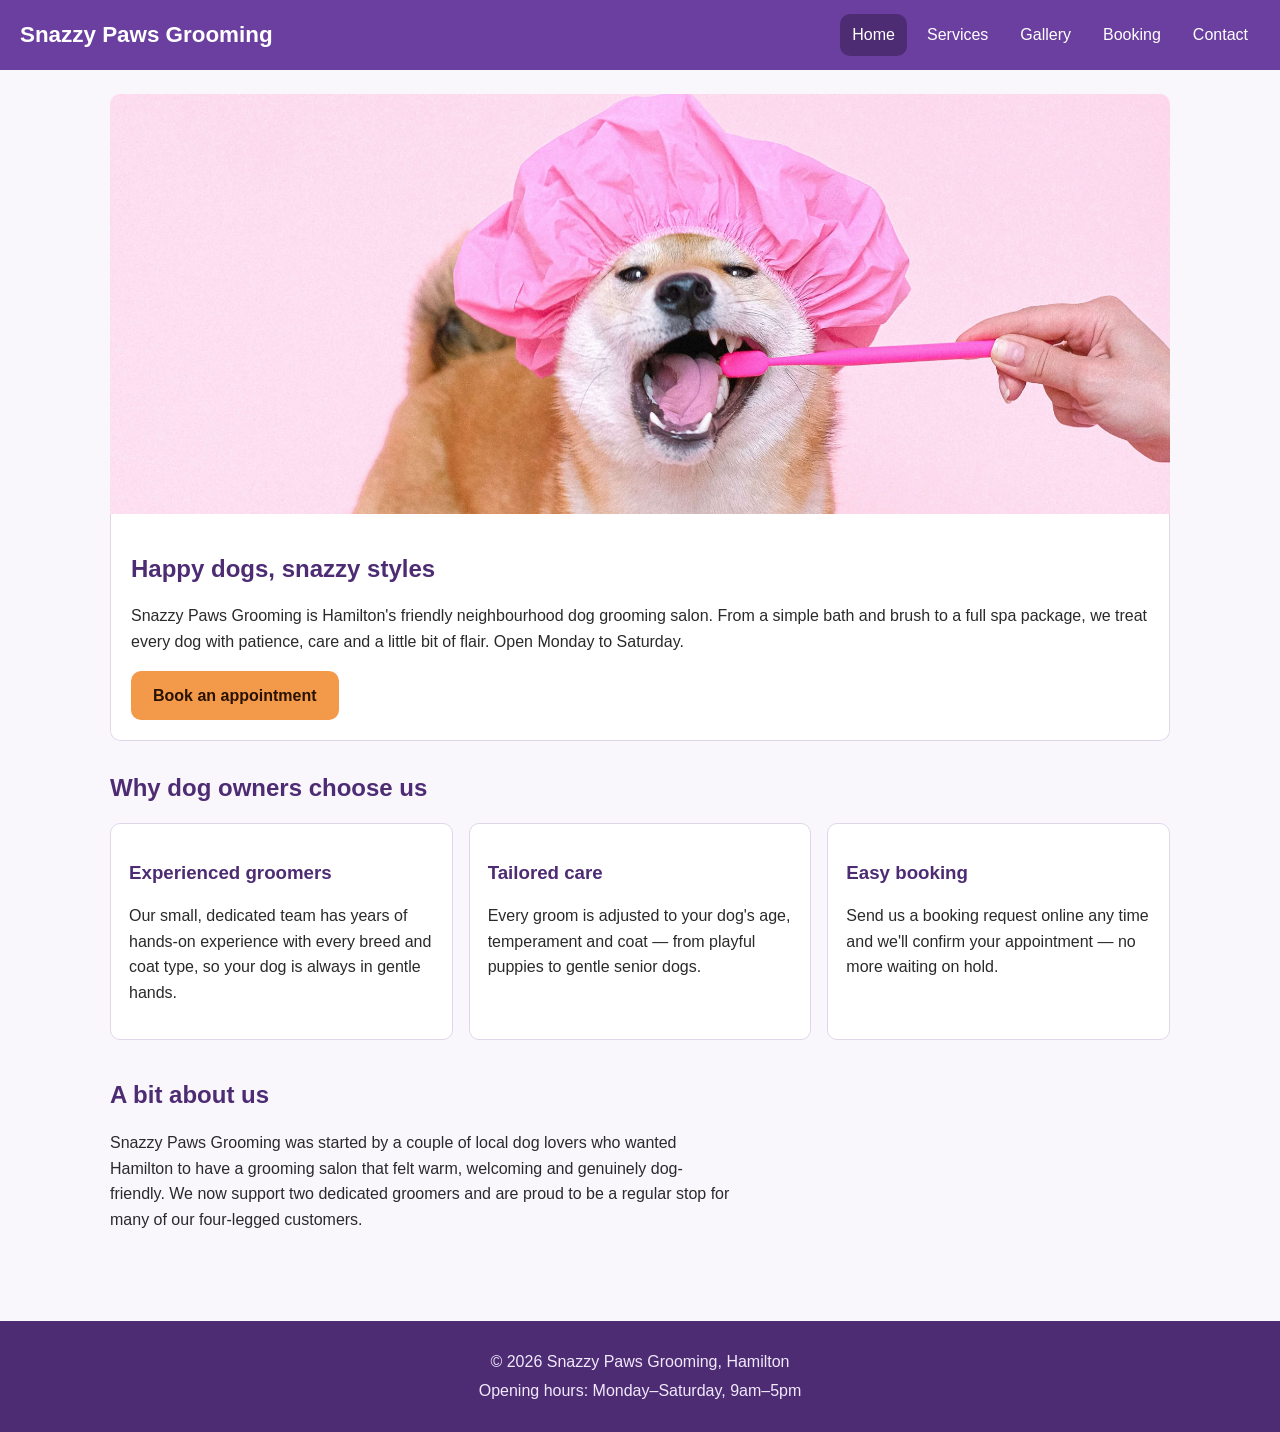
<file: index.html>
<!DOCTYPE html>
<html lang="en">
<head>
  <meta charset="UTF-8">
  <meta name="viewport" content="width=device-width, initial-scale=1.0">
  <title>Snazzy Paws Grooming | Hamilton Dog Grooming Salon</title>
  <meta name="description" content="Snazzy Paws Grooming is a friendly, professional dog grooming salon in Hamilton offering bathing, haircuts, nail care and spa packages.">
  <link rel="stylesheet" href="css/style.min.css">
</head>
<body>
  <a class="skip-link" href="#main-content">Skip to main content</a>

  <header class="site-header">
    <p class="brand">Snazzy Paws Grooming</p>
    <nav class="main-nav" aria-label="Main navigation">
      <ul>
        <li><a href="index.html" aria-current="page">Home</a></li>
        <li><a href="services.html">Services</a></li>
        <li><a href="gallery.html">Gallery</a></li>
        <li><a href="booking.html">Booking</a></li>
        <li><a href="contact.html">Contact</a></li>
      </ul>
    </nav>
  </header>

  <main id="main-content">
    <section class="hero" aria-labelledby="hero-heading">
      <img src="images/heroimage.jpg" alt="A happy dog enjoying a groom">
      <div class="hero-text">
        <h1 id="hero-heading">Happy dogs, snazzy styles</h1>
        <p>Snazzy Paws Grooming is Hamilton's friendly neighbourhood dog grooming salon.
          From a simple bath and brush to a full spa package, we treat every dog with
          patience, care and a little bit of flair. Open Monday to Saturday.</p>
        <a class="button" href="booking.html">Book an appointment</a>
      </div>
    </section>

    <section class="section" aria-labelledby="why-heading">
      <h2 id="why-heading">Why dog owners choose us</h2>
      <div class="highlights">
        <div class="highlight-card">
          <h3>Experienced groomers</h3>
          <p>Our small, dedicated team has years of hands-on experience with every
            breed and coat type, so your dog is always in gentle hands.</p>
        </div>
        <div class="highlight-card">
          <h3>Tailored care</h3>
          <p>Every groom is adjusted to your dog's age, temperament and coat — from
            playful puppies to gentle senior dogs.</p>
        </div>
        <div class="highlight-card">
          <h3>Easy booking</h3>
          <p>Send us a booking request online any time and we'll confirm your
            appointment — no more waiting on hold.</p>
        </div>
      </div>
    </section>

    <section class="section" aria-labelledby="about-heading">
      <h2 id="about-heading">A bit about us</h2>
      <p class="page-intro">Snazzy Paws Grooming was started by a couple of local dog
        lovers who wanted Hamilton to have a grooming salon that felt warm, welcoming
        and genuinely dog-friendly. We now support two dedicated groomers and are
        proud to be a regular stop for many of our four-legged customers.</p>
    </section>
  </main>

  <footer class="site-footer">
    <p>&copy; 2026 Snazzy Paws Grooming, Hamilton</p>
    <p>Opening hours: Monday&ndash;Saturday, 9am&ndash;5pm</p>
  </footer>
</body>
</html>
</file>
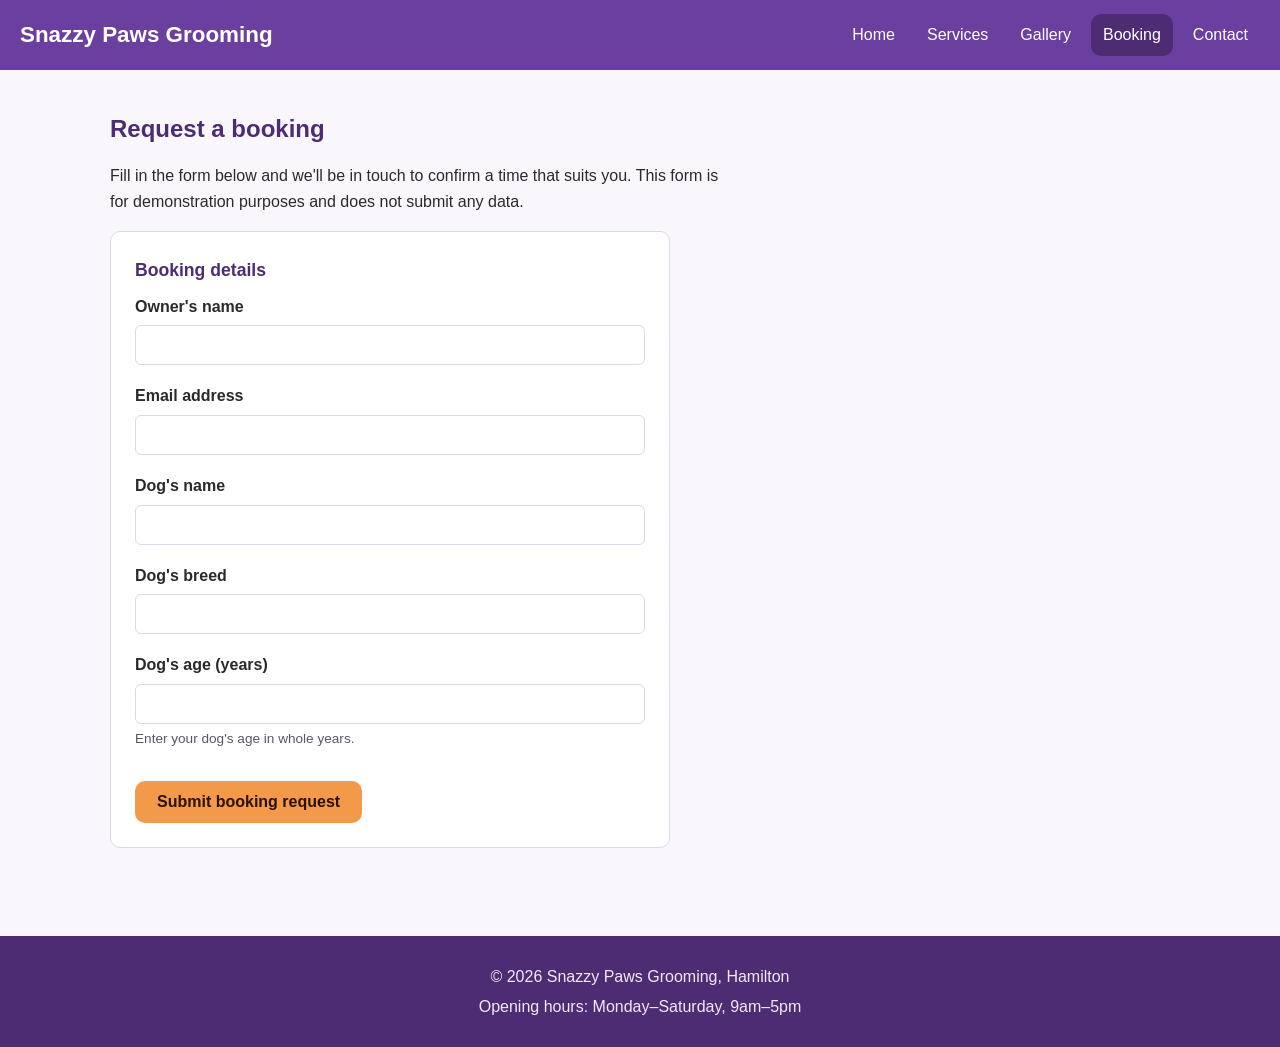
<file: booking.html>
<!DOCTYPE html>
<html lang="en">
<head>
  <meta charset="UTF-8">
  <meta name="viewport" content="width=device-width, initial-scale=1.0">
  <title>Book an Appointment | Snazzy Paws Grooming</title>
  <meta name="description" content="Request a grooming appointment online at Snazzy Paws Grooming, Hamilton.">
  <link rel="stylesheet" href="css/style.min.css">
</head>
<body>
  <a class="skip-link" href="#main-content">Skip to main content</a>

  <header class="site-header">
    <p class="brand">Snazzy Paws Grooming</p>
    <nav class="main-nav" aria-label="Main navigation">
      <ul>
        <li><a href="index.html">Home</a></li>
        <li><a href="services.html">Services</a></li>
        <li><a href="gallery.html">Gallery</a></li>
        <li><a href="booking.html" aria-current="page">Booking</a></li>
        <li><a href="contact.html">Contact</a></li>
      </ul>
    </nav>
  </header>

  <main id="main-content">
    <section class="section" aria-labelledby="booking-heading">
      <h1 id="booking-heading">Request a booking</h1>
      <p class="page-intro">Fill in the form below and we'll be in touch to confirm a
        time that suits you. This form is for demonstration purposes and does not
        submit any data.</p>

      <form class="form-card" action="#" onsubmit="return false;">
        <fieldset>
          <legend>Booking details</legend>

          <div class="form-field">
            <label for="owner-name">Owner's name</label>
            <input type="text" id="owner-name" name="owner-name" autocomplete="name" required>
          </div>

          <div class="form-field">
            <label for="owner-email">Email address</label>
            <input type="email" id="owner-email" name="owner-email" autocomplete="email" required>
          </div>

          <div class="form-field">
            <label for="dog-name">Dog's name</label>
            <input type="text" id="dog-name" name="dog-name" required>
          </div>

          <div class="form-field">
            <label for="dog-breed">Dog's breed</label>
            <input type="text" id="dog-breed" name="dog-breed" required>
          </div>

          <div class="form-field">
            <label for="dog-age">Dog's age (years)</label>
            <input type="number" id="dog-age" name="dog-age" min="0" max="30" step="1" aria-describedby="dog-age-hint" required>
            <p class="hint" id="dog-age-hint">Enter your dog's age in whole years.</p>
          </div>
        </fieldset>

        <button type="submit" class="button">Submit booking request</button>
      </form>
    </section>
  </main>

  <footer class="site-footer">
    <p>&copy; 2026 Snazzy Paws Grooming, Hamilton</p>
    <p>Opening hours: Monday&ndash;Saturday, 9am&ndash;5pm</p>
  </footer>
</body>
</html>
</file>
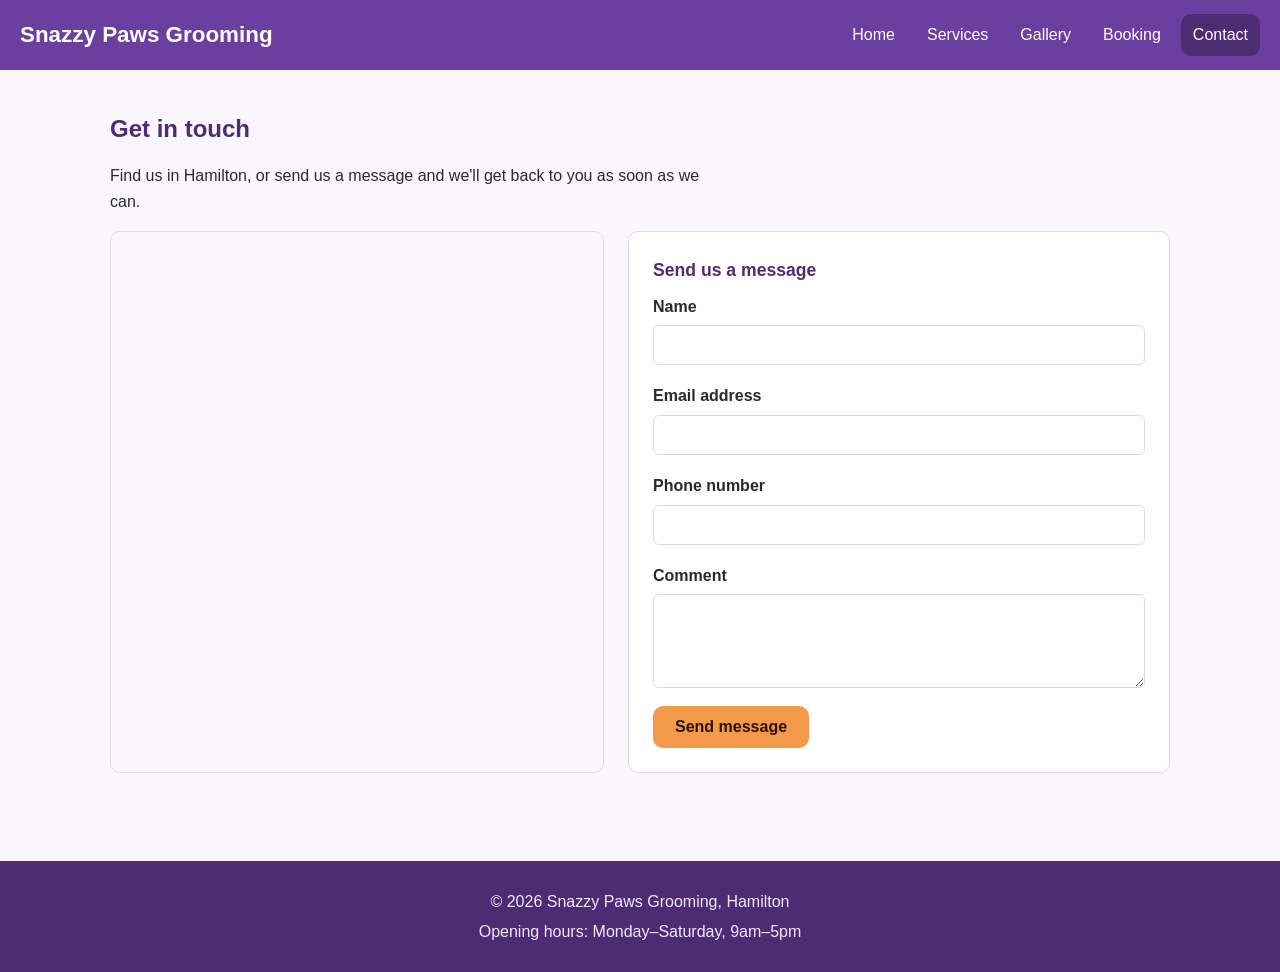
<file: contact.html>
<!DOCTYPE html>
<html lang="en">
<head>
  <meta charset="UTF-8">
  <meta name="viewport" content="width=device-width, initial-scale=1.0">
  <title>Contact Us | Snazzy Paws Grooming</title>
  <meta name="description" content="Find and contact Snazzy Paws Grooming, our Hamilton dog grooming salon.">
  <link rel="stylesheet" href="css/style.min.css">
</head>
<body>
  <a class="skip-link" href="#main-content">Skip to main content</a>

  <header class="site-header">
    <p class="brand">Snazzy Paws Grooming</p>
    <nav class="main-nav" aria-label="Main navigation">
      <ul>
        <li><a href="index.html">Home</a></li>
        <li><a href="services.html">Services</a></li>
        <li><a href="gallery.html">Gallery</a></li>
        <li><a href="booking.html">Booking</a></li>
        <li><a href="contact.html" aria-current="page">Contact</a></li>
      </ul>
    </nav>
  </header>

  <main id="main-content">
    <section class="section" aria-labelledby="contact-heading">
      <h1 id="contact-heading">Get in touch</h1>
      <p class="page-intro">Find us in Hamilton, or send us a message and we'll get
        back to you as soon as we can.</p>

      <div class="contact-layout">
        <div class="map-wrap">
          <iframe
            src="https://www.google.com/maps?q=Hamilton,New+Zealand&output=embed"
            title="Map showing the location of Snazzy Paws Grooming in Hamilton"
            loading="lazy"
            referrerpolicy="no-referrer-when-downgrade">
          </iframe>
        </div>

        <form class="form-card" action="#" onsubmit="return false;">
          <fieldset>
            <legend>Send us a message</legend>

            <div class="form-field">
              <label for="contact-name">Name</label>
              <input type="text" id="contact-name" name="contact-name" autocomplete="name" required>
            </div>

            <div class="form-field">
              <label for="contact-email">Email address</label>
              <input type="email" id="contact-email" name="contact-email" autocomplete="email" required>
            </div>

            <div class="form-field">
              <label for="contact-phone">Phone number</label>
              <input type="tel" id="contact-phone" name="contact-phone" autocomplete="tel">
            </div>

            <div class="form-field">
              <label for="contact-comment">Comment</label>
              <textarea id="contact-comment" name="contact-comment" rows="4" required></textarea>
            </div>
          </fieldset>

          <button type="submit" class="button">Send message</button>
        </form>
      </div>
    </section>
  </main>

  <footer class="site-footer">
    <p>&copy; 2026 Snazzy Paws Grooming, Hamilton</p>
    <p>Opening hours: Monday&ndash;Saturday, 9am&ndash;5pm</p>
  </footer>
</body>
</html>
</file>
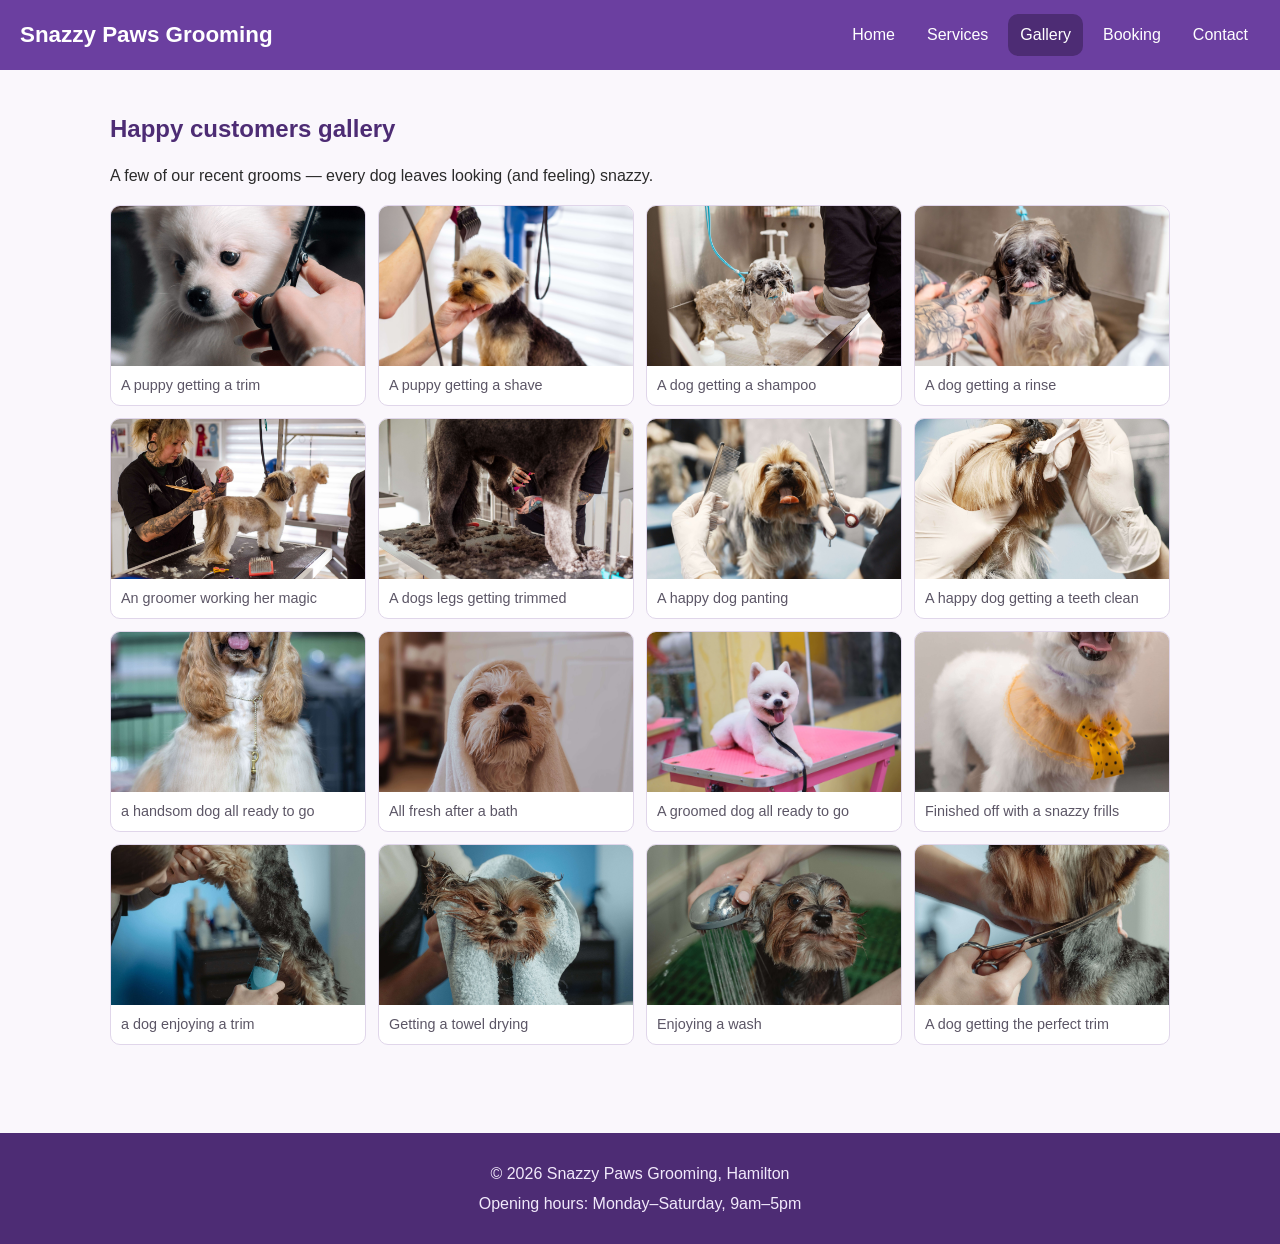
<file: gallery.html>
<!DOCTYPE html>
<html lang="en">
<head>
  <meta charset="UTF-8">
  <meta name="viewport" content="width=device-width, initial-scale=1.0">
  <title>Gallery | Snazzy Paws Grooming</title>
  <meta name="description" content="A gallery of happy, freshly groomed dogs from Snazzy Paws Grooming in Hamilton.">
  <link rel="stylesheet" href="css/style.min.css">
</head>
<body>
  <a class="skip-link" href="#main-content">Skip to main content</a>

  <header class="site-header">
    <p class="brand">Snazzy Paws Grooming</p>
    <nav class="main-nav" aria-label="Main navigation">
      <ul>
        <li><a href="index.html">Home</a></li>
        <li><a href="services.html">Services</a></li>
        <li><a href="gallery.html" aria-current="page">Gallery</a></li>
        <li><a href="booking.html">Booking</a></li>
        <li><a href="contact.html">Contact</a></li>
      </ul>
    </nav>
  </header>

  <main id="main-content">
    <section class="section" aria-labelledby="gallery-heading">
      <h1 id="gallery-heading">Happy customers gallery</h1>
      <p class="page-intro">A few of our recent grooms — every dog leaves looking (and
        feeling) snazzy.</p>

      <div class="gallery-grid">
        <figure>
          <img src="images/image1.jpg" alt="A puppy getting a trim">
          <figcaption>A puppy getting a trim</figcaption>
        </figure>
        <figure>
          <img src="images/image2.jpg" alt="A puppy getting a shave">
          <figcaption>A puppy getting a shave</figcaption>
        </figure>
        <figure>
          <img src="images/image3.jpg" alt="A dog getting a shampoo">
          <figcaption>A dog getting a shampoo</figcaption>
        </figure>
        <figure>
          <img src="images/image4.jpg" alt="A dog getting a rinse">
          <figcaption>A dog getting a rinse</figcaption>
        </figure>
        <figure>
          <img src="images/image5.jpg" alt="A worker clipping a dog">
          <figcaption>An groomer working her magic</figcaption>
        </figure>
        <figure>
          <img src="images/image6.jpg" alt="Dog legs getting trimmed">
          <figcaption>A dogs legs getting trimmed</figcaption>
        </figure>
        <figure>
          <img src="images/image7.jpg" alt="A happy dog panting">
          <figcaption>A happy dog panting</figcaption>
        </figure>
        <figure>
          <img src="images/image8.jpg" alt="A happy dog getting a toothbrush">
          <figcaption>A happy dog getting a teeth clean</figcaption>
        </figure>
        <figure>
          <img src="images/image9.jpg" alt="An handsom dog all ready to go">
          <figcaption>a handsom dog all ready to go</figcaption>
        </figure>
        <figure>
          <img src="images/image10.jpg" alt="A small dog in a towel">
          <figcaption>All fresh after a bath</figcaption>
        </figure>
        <figure>
          <img src="images/image11.jpg" alt="A groomed dog">
          <figcaption>A groomed dog all ready to go</figcaption>
        </figure>
        <figure>
          <img src="images/image12.jpg" alt="A groomed dog wearing a yellow frills">
          <figcaption>Finished off with a snazzy frills</figcaption>
        </figure>
        <figure>
          <img src="images/image13.jpg" alt="A dog getting a shave">
          <figcaption>a dog enjoying a trim</figcaption>
        </figure>
        <figure>
          <img src="images/image14.jpg" alt="A dog getting  dried">
          <figcaption>Getting a towel drying</figcaption>
        </figure>
        <figure>
          <img src="images/image15.jpg" alt="A dog enjoying a bath">
          <figcaption>Enjoying a wash</figcaption>
        </figure>
        <figure>
          <img src="images/image16.jpg" alt="a dog getting the perfect trim">
          <figcaption>A dog getting the perfect trim</figcaption>
        </figure>
      </div>
    </section>
  </main>

  <footer class="site-footer">
    <p>&copy; 2026 Snazzy Paws Grooming, Hamilton</p>
    <p>Opening hours: Monday&ndash;Saturday, 9am&ndash;5pm</p>
  </footer>
</body>
</html>
</file>
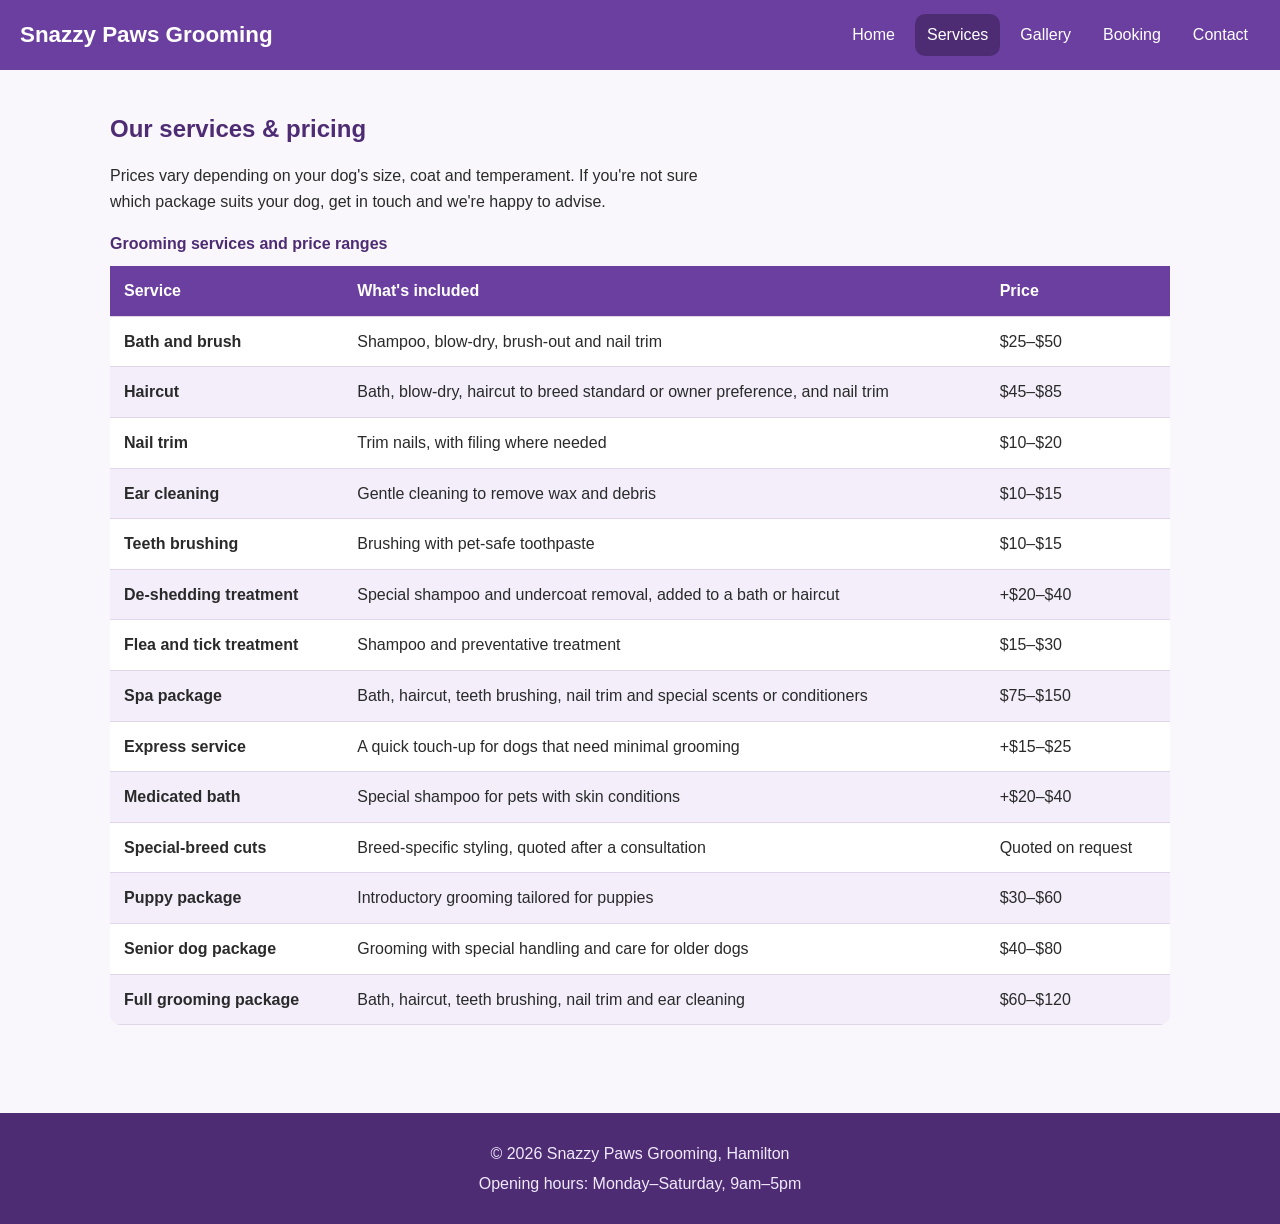
<file: services.html>
<!DOCTYPE html>
<html lang="en">
<head>
  <meta charset="UTF-8">
  <meta name="viewport" content="width=device-width, initial-scale=1.0">
  <title>Services & Pricing | Snazzy Paws Grooming</title>
  <meta name="description" content="See the full range of dog grooming services and pricing at Snazzy Paws Grooming, Hamilton.">
  <link rel="stylesheet" href="css/style.min.css">
</head>
<body>
  <a class="skip-link" href="#main-content">Skip to main content</a>

  <header class="site-header">
    <p class="brand">Snazzy Paws Grooming</p>
    <nav class="main-nav" aria-label="Main navigation">
      <ul>
        <li><a href="index.html">Home</a></li>
        <li><a href="services.html" aria-current="page">Services</a></li>
        <li><a href="gallery.html">Gallery</a></li>
        <li><a href="booking.html">Booking</a></li>
        <li><a href="contact.html">Contact</a></li>
      </ul>
    </nav>
  </header>

  <main id="main-content">
    <section class="section" aria-labelledby="services-heading">
      <h1 id="services-heading">Our services & pricing</h1>
      <p class="page-intro">Prices vary depending on your dog's size, coat and
        temperament. If you're not sure which package suits your dog, get in touch
        and we're happy to advise.</p>

      <div class="table-wrap">
        <table class="services-table">
          <caption>Grooming services and price ranges</caption>
          <thead>
            <tr>
              <th scope="col">Service</th>
              <th scope="col">What's included</th>
              <th scope="col">Price</th>
            </tr>
          </thead>
          <tbody>
            <tr>
              <th scope="row">Bath and brush</th>
              <td>Shampoo, blow-dry, brush-out and nail trim</td>
              <td>$25&ndash;$50</td>
            </tr>
            <tr>
              <th scope="row">Haircut</th>
              <td>Bath, blow-dry, haircut to breed standard or owner preference, and nail trim</td>
              <td>$45&ndash;$85</td>
            </tr>
            <tr>
              <th scope="row">Nail trim</th>
              <td>Trim nails, with filing where needed</td>
              <td>$10&ndash;$20</td>
            </tr>
            <tr>
              <th scope="row">Ear cleaning</th>
              <td>Gentle cleaning to remove wax and debris</td>
              <td>$10&ndash;$15</td>
            </tr>
            <tr>
              <th scope="row">Teeth brushing</th>
              <td>Brushing with pet-safe toothpaste</td>
              <td>$10&ndash;$15</td>
            </tr>
            <tr>
              <th scope="row">De-shedding treatment</th>
              <td>Special shampoo and undercoat removal, added to a bath or haircut</td>
              <td>+$20&ndash;$40</td>
            </tr>
            <tr>
              <th scope="row">Flea and tick treatment</th>
              <td>Shampoo and preventative treatment</td>
              <td>$15&ndash;$30</td>
            </tr>
            <tr>
              <th scope="row">Spa package</th>
              <td>Bath, haircut, teeth brushing, nail trim and special scents or conditioners</td>
              <td>$75&ndash;$150</td>
            </tr>
            <tr>
              <th scope="row">Express service</th>
              <td>A quick touch-up for dogs that need minimal grooming</td>
              <td>+$15&ndash;$25</td>
            </tr>
            <tr>
              <th scope="row">Medicated bath</th>
              <td>Special shampoo for pets with skin conditions</td>
              <td>+$20&ndash;$40</td>
            </tr>
            <tr>
              <th scope="row">Special-breed cuts</th>
              <td>Breed-specific styling, quoted after a consultation</td>
              <td>Quoted on request</td>
            </tr>
            <tr>
              <th scope="row">Puppy package</th>
              <td>Introductory grooming tailored for puppies</td>
              <td>$30&ndash;$60</td>
            </tr>
            <tr>
              <th scope="row">Senior dog package</th>
              <td>Grooming with special handling and care for older dogs</td>
              <td>$40&ndash;$80</td>
            </tr>
            <tr>
              <th scope="row">Full grooming package</th>
              <td>Bath, haircut, teeth brushing, nail trim and ear cleaning</td>
              <td>$60&ndash;$120</td>
            </tr>
          </tbody>
        </table>
      </div>
    </section>
  </main>

  <footer class="site-footer">
    <p>&copy; 2026 Snazzy Paws Grooming, Hamilton</p>
    <p>Opening hours: Monday&ndash;Saturday, 9am&ndash;5pm</p>
  </footer>
</body>
</html>
</file>
<file: css/style.min.css>
:root{--color-primary:#6b3fa0;--color-primary-dark:#4d2c74;--color-accent:#f2994a;--color-bg:#faf7fc;--color-surface:#ffffff;--color-text:#2a2a2a;--color-muted:#5c5666;--color-border:#e0d6ea;--radius:10px;--max-width:1100px;--focus-outline:3px solid #1a56db}*{box-sizing:border-box}html{scroll-behavior:smooth}body{margin:0;font-family:"Segoe UI",Roboto,Helvetica,Arial,sans-serif;color:var(--color-text);background-color:var(--color-bg);line-height:1.6}h1,h2,h3{color:var(--color-primary-dark);line-height:1.25}a{color:var(--color-primary-dark)}a:focus,button:focus,input:focus,textarea:focus{outline:var(--focus-outline);outline-offset:2px}.skip-link{position:absolute;left:-999px;top:auto;background:var(--color-primary-dark);color:#fff;padding:10px 16px;border-radius:0 0 var(--radius) 0;z-index:100}.skip-link:focus{left:0;top:0}.site-header{background-color:var(--color-primary);color:#fff;padding:14px 20px;display:flex;flex-wrap:wrap;align-items:center;justify-content:space-between;gap:10px}.brand{font-size:1.4rem;font-weight:700;color:#fff;margin:0}.main-nav ul{list-style:none;display:flex;flex-wrap:wrap;gap:4px;margin:0;padding:0}.main-nav a{display:block;color:#fff;text-decoration:none;padding:8px 12px;border-radius:var(--radius)}.main-nav a:hover,.main-nav a[aria-current=page]{background-color:var(--color-primary-dark)}main{max-width:var(--max-width);margin:0 auto;padding:24px 20px 48px}.page-intro{max-width:70ch}.section{margin-bottom:40px}.button{display:inline-block;background-color:var(--color-accent);color:#2a1200;font-weight:700;text-decoration:none;padding:12px 22px;border-radius:var(--radius);border:none;cursor:pointer;font-size:1rem}.button:hover{background-color:#d97f30}.hero{position:relative;border-radius:var(--radius);overflow:hidden;margin-bottom:32px}.hero img{width:100%;height:320px;object-fit:cover;display:block}.hero-text{background-color:var(--color-surface);padding:20px;border:1px solid var(--color-border);border-top:none;border-radius:0 0 var(--radius) var(--radius)}.highlights{display:grid;grid-template-columns:1fr;gap:16px}.highlight-card{background-color:var(--color-surface);border:1px solid var(--color-border);border-radius:var(--radius);padding:18px}.services-table{width:100%;border-collapse:collapse;background-color:var(--color-surface);border-radius:var(--radius);overflow:hidden}.services-table caption{text-align:left;font-weight:700;margin-bottom:10px;color:var(--color-primary-dark)}.services-table td,.services-table th{text-align:left;padding:12px 14px;border-bottom:1px solid var(--color-border)}.services-table thead th{background-color:var(--color-primary);color:#fff}.services-table tbody tr:nth-child(2n){background-color:#f4eefb}.table-wrap{overflow-x:auto}.gallery-grid{display:grid;grid-template-columns:repeat(2,1fr);gap:12px}.gallery-grid figure{margin:0;background-color:var(--color-surface);border:1px solid var(--color-border);border-radius:var(--radius);overflow:hidden}.gallery-grid img{width:100%;height:160px;object-fit:cover;display:block}.gallery-grid figcaption{padding:8px 10px;font-size:.9rem;color:var(--color-muted)}.form-card{background-color:var(--color-surface);border:1px solid var(--color-border);border-radius:var(--radius);padding:24px;max-width:560px}.form-field{margin-bottom:18px;display:flex;flex-direction:column}.form-field label{font-weight:600;margin-bottom:6px}.form-field .hint{font-size:.85rem;color:var(--color-muted);margin-top:4px}.form-field input,.form-field textarea{padding:10px 12px;border:1px solid var(--color-border);border-radius:6px;font-size:1rem;font-family:inherit}fieldset{border:none;padding:0;margin:0}legend{font-weight:700;color:var(--color-primary-dark);padding:0 0 10px 0;font-size:1.1rem}.contact-layout{display:flex;flex-direction:column;gap:24px}.map-wrap{border-radius:var(--radius);overflow:hidden;border:1px solid var(--color-border)}.map-wrap iframe{width:100%;height:320px;border:0;display:block}.site-footer{background-color:var(--color-primary-dark);color:#f1e9fb;padding:24px 20px;text-align:center}.site-footer p{margin:4px 0}@media (min-width:600px){.gallery-grid{grid-template-columns:repeat(3,1fr)}.highlights{grid-template-columns:repeat(3,1fr)}}@media (min-width:768px){.main-nav ul{gap:8px}.contact-layout{flex-direction:row}.contact-layout .form-card,.contact-layout .map-wrap{flex:1}.hero img{height:420px}}@media (min-width:900px){.gallery-grid{grid-template-columns:repeat(4,1fr)}}
</file>
